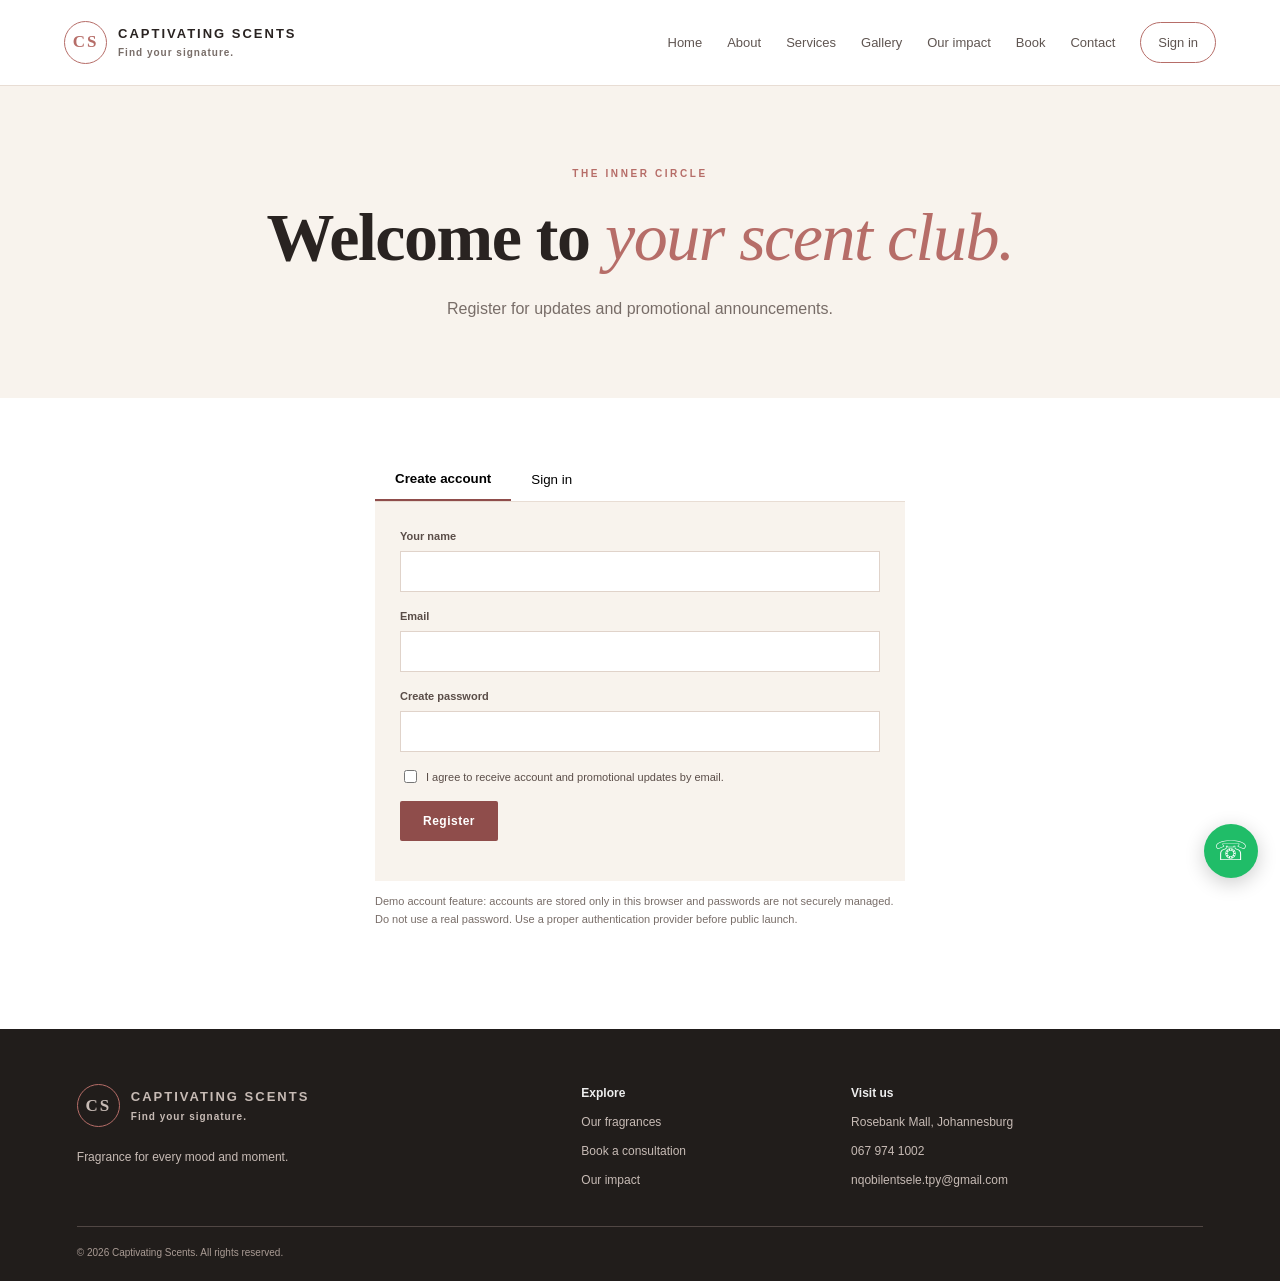
<file: account.html>
<!DOCTYPE html><html lang="en"><head><meta charset="UTF-8"><meta name="viewport" content="width=device-width, initial-scale=1"><title>Account | Captivating Scents</title><link rel="stylesheet" href="styles.css"></head><body><div id="shared-header"></div><main><section class="page-hero"><p class="eyebrow">THE INNER CIRCLE</p><h1>Welcome to <em>your scent club.</em></h1><p>Register for updates and promotional announcements.</p></section><section class="account-wrap wrap"><div class="account-tabs"><button class="tab active" data-tab="register">Create account</button><button class="tab" data-tab="login">Sign in</button></div><form id="register-form" class="data-form account-form"><label>Your name<input name="name" required></label><label>Email<input name="email" type="email" required></label><label>Create password<input name="password" type="password" minlength="8" required></label><label class="check"><input type="checkbox" name="consent" required> I agree to receive account and promotional updates by email.</label><button class="btn">Register</button><p class="form-status" aria-live="polite"></p></form><form id="login-form" class="data-form account-form hidden"><label>Email<input name="email" type="email" required></label><label>Password<input name="password" type="password" required></label><button class="btn">Sign in</button><p class="form-status" aria-live="polite"></p></form><p class="small muted">Demo account feature: accounts are stored only in this browser and passwords are not securely managed. Do not use a real password. Use a proper authentication provider before public launch.</p></section></main><div id="shared-footer"></div><script src="script.js"></script></body></html>
</file>
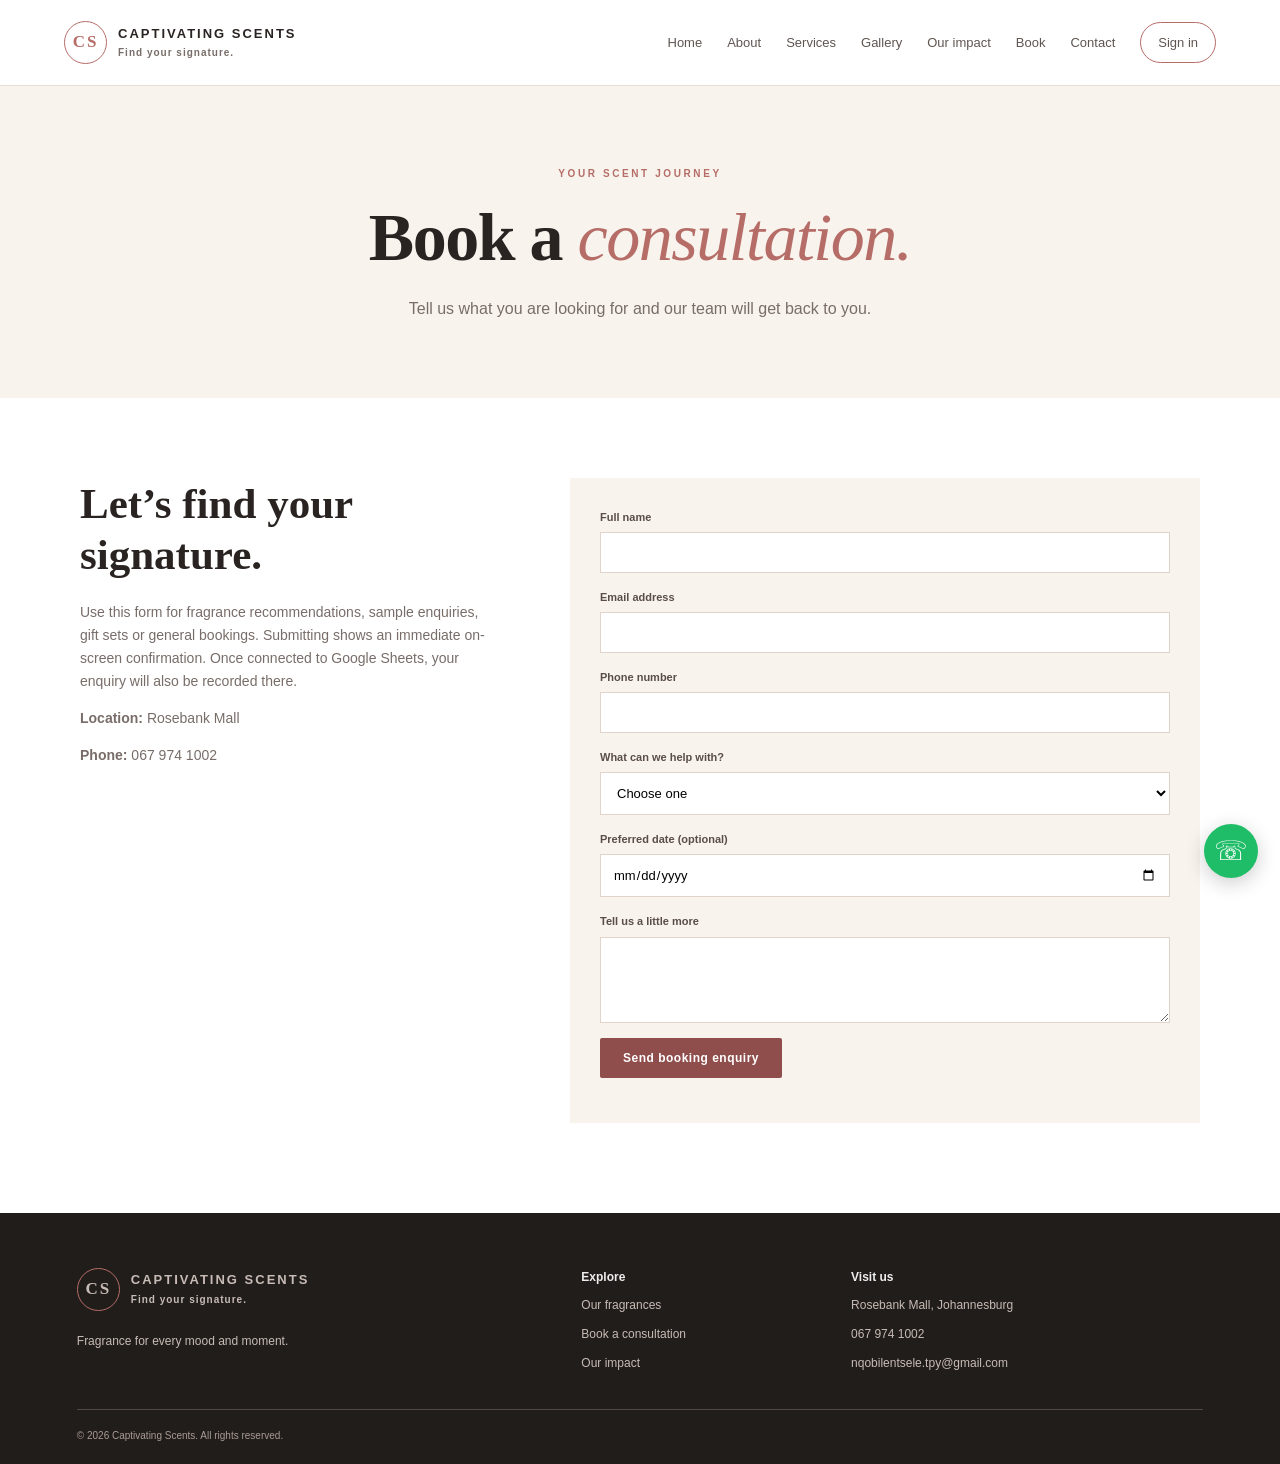
<file: booking.html>
<!DOCTYPE html><html lang="en"><head><meta charset="UTF-8"><meta name="viewport" content="width=device-width, initial-scale=1"><title>Book | Captivating Scents</title><link rel="stylesheet" href="styles.css"></head><body><div id="shared-header"></div><main><section class="page-hero"><p class="eyebrow">YOUR SCENT JOURNEY</p><h1>Book a <em>consultation.</em></h1><p>Tell us what you are looking for and our team will get back to you.</p></section><section class="form-layout wrap"><div><h2>Let’s find your signature.</h2><p>Use this form for fragrance recommendations, sample enquiries, gift sets or general bookings. Submitting shows an immediate on-screen confirmation. Once connected to Google Sheets, your enquiry will also be recorded there.</p><p><b>Location:</b> Rosebank Mall</p><p><b>Phone:</b> 067 974 1002</p></div><form class="data-form" data-form="Booking"><label>Full name<input name="name" required></label><label>Email address<input name="email" type="email" required></label><label>Phone number<input name="phone" type="tel" required></label><label>What can we help with?<select name="interest" required><option value="">Choose one</option><option>Designer fragrance</option><option>Pocket-sized perfume</option><option>Gift set</option><option>Samples and recommendations</option><option>Other</option></select></label><label>Preferred date (optional)<input name="date" type="date"></label><label>Tell us a little more<textarea name="message" rows="4"></textarea></label><button class="btn" type="submit">Send booking enquiry</button><p class="form-status" aria-live="polite"></p></form></section></main><div id="shared-footer"></div><script src="script.js"></script></body></html>
</file>
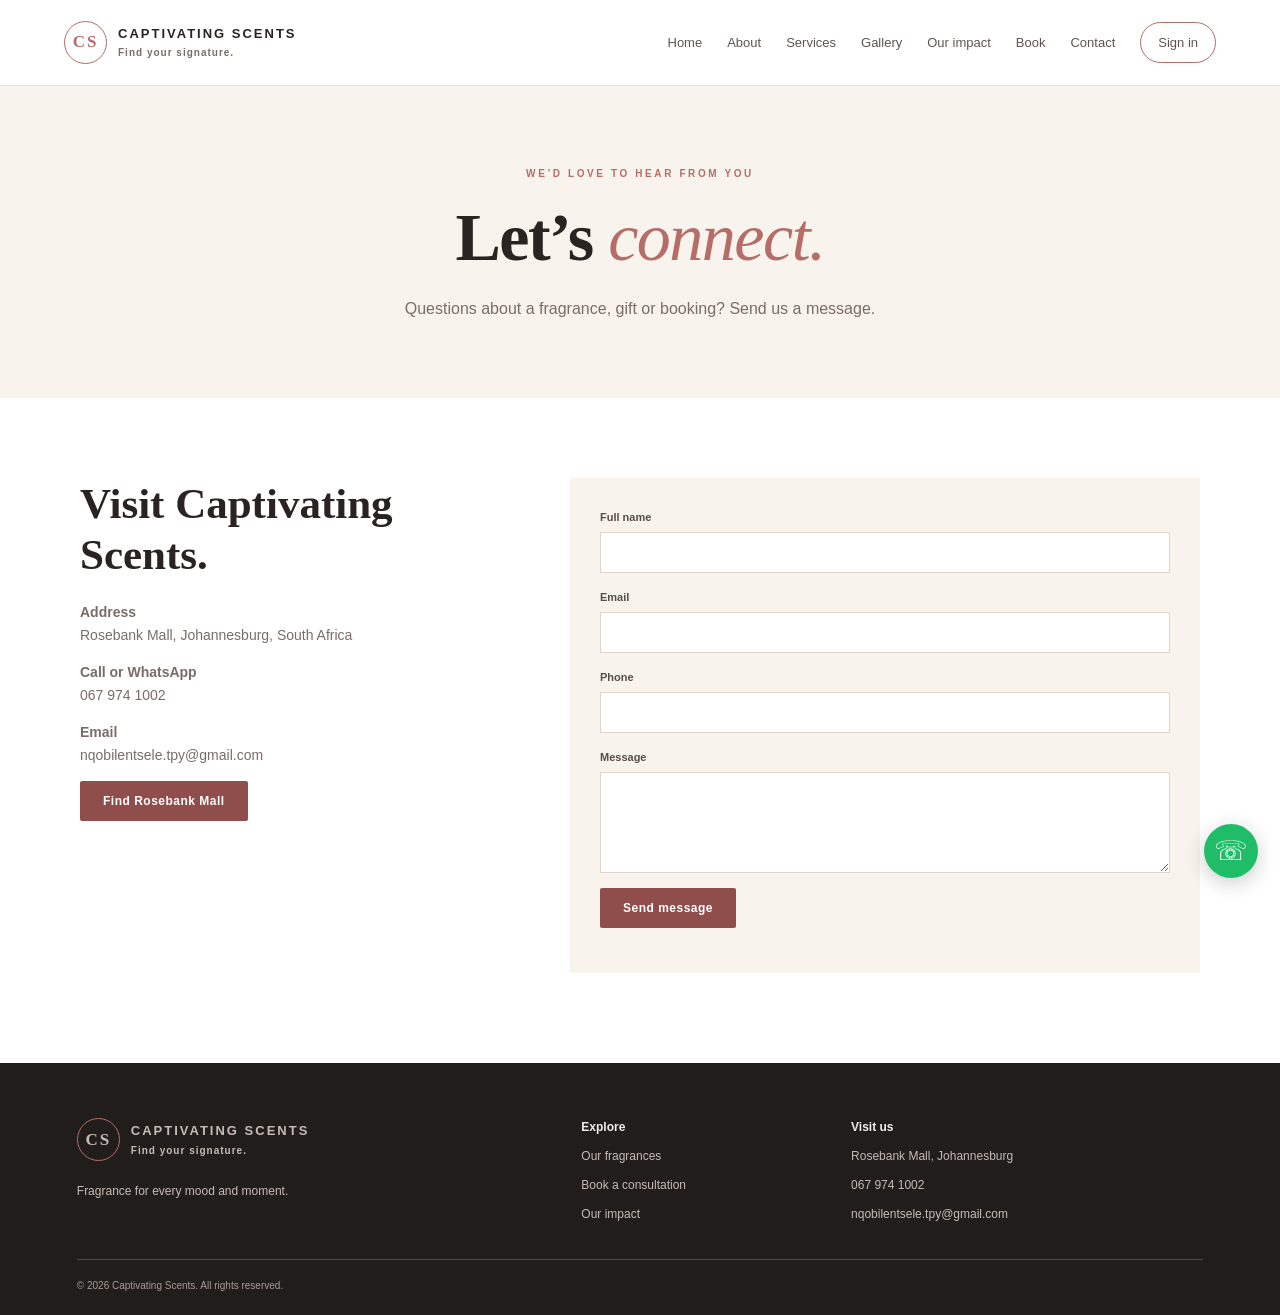
<file: contact.html>
<!DOCTYPE html><html lang="en"><head><meta charset="UTF-8"><meta name="viewport" content="width=device-width, initial-scale=1"><title>Contact | Captivating Scents</title><link rel="stylesheet" href="styles.css"></head><body><div id="shared-header"></div><main><section class="page-hero"><p class="eyebrow">WE’D LOVE TO HEAR FROM YOU</p><h1>Let’s <em>connect.</em></h1><p>Questions about a fragrance, gift or booking? Send us a message.</p></section><section class="form-layout wrap"><div class="contact-details"><h2>Visit Captivating Scents.</h2><p><b>Address</b><br>Rosebank Mall, Johannesburg, South Africa</p><p><b>Call or WhatsApp</b><br><a href="tel:0679741002">067 974 1002</a></p><p><b>Email</b><br><a href="mailto:nqobilentsele.tpy@gmail.com">nqobilentsele.tpy@gmail.com</a></p><a class="btn" target="_blank" rel="noopener" href="https://www.google.com/maps/search/?api=1&query=Rosebank+Mall+Johannesburg">Find Rosebank Mall</a></div><form class="data-form" data-form="Contact"><label>Full name<input name="name" required></label><label>Email<input name="email" type="email" required></label><label>Phone<input name="phone" type="tel"></label><label>Message<textarea name="message" rows="5" required></textarea></label><button class="btn" type="submit">Send message</button><p class="form-status" aria-live="polite"></p></form></section></main><div id="shared-footer"></div><script src="script.js"></script></body></html>
</file>
<file: styles.css>
:root{--ink:#292321;--muted:#786d68;--cream:#f8f3ed;--rose:#b66d68;--rose-dark:#8f4d4b;--line:#e8ddd4;--white:#fff;--serif:"Playfair Display",Georgia,serif;--sans:"DM Sans",Arial,sans-serif}*{box-sizing:border-box}html{scroll-behavior:smooth}body{margin:0;color:var(--ink);background:#fff;font-family:var(--sans);line-height:1.65}a{color:inherit;text-decoration:none}.site-header{height:auto;min-height:86px;padding:16px max(5vw,24px);display:flex;align-items:center;justify-content:space-between;border-bottom:1px solid var(--line);background:#fff;position:sticky;top:0;z-index:20}.brand{display:flex;align-items:center;gap:11px;font-size:13px;letter-spacing:2px;font-weight:600;line-height:1.2}.brand small{display:block;font-size:10px;letter-spacing:1px;color:var(--muted);margin-top:6px}.brand-mark{display:grid;place-items:center;width:43px;height:43px;border:1px solid var(--rose);border-radius:50%;font-family:var(--serif);font-size:17px;color:var(--rose)}.nav{display:flex;gap:25px;align-items:center;font-size:13px}.nav a{color:#5f5551}.nav a:hover,.nav .active{color:var(--rose-dark)}.nav-cta{border:1px solid var(--rose);padding:9px 17px;border-radius:30px}.menu-toggle{display:none;border:0;background:none;font-size:25px}.hero{display:grid;grid-template-columns:1fr 1fr;min-height:610px;background:var(--cream)}.hero-copy{padding:90px 8vw 65px 10vw;align-self:center}.eyebrow{font-size:10px;letter-spacing:2.6px;font-weight:700;color:var(--rose-dark);margin:0 0 17px}.hero h1,.page-hero h1{font:600 clamp(45px,6vw,78px)/1.1 var(--serif);margin:0 0 22px;letter-spacing:-1.5px}.hero h1 em,.page-hero h1 em{color:var(--rose);font-weight:500}.hero-copy>p:not(.eyebrow){max-width:450px;color:var(--muted);font-size:16px}.hero-actions{display:flex;align-items:center;gap:25px;flex-wrap:wrap;margin-top:30px}.btn{display:inline-block;background:var(--rose-dark);color:#fff;border:0;border-radius:2px;padding:13px 23px;font:600 12px var(--sans);letter-spacing:.5px;cursor:pointer;transition:.2s}.btn:hover{background:#713b3b;transform:translateY(-1px)}.text-link{font-size:12px;font-weight:700;border-bottom:1px solid var(--rose);padding-bottom:4px}.hero-note{margin-top:65px;color:var(--muted);font-size:11px;letter-spacing:.5px}.hero-note span{color:var(--rose);font-size:18px;margin-right:8px}.hero-image{position:relative;min-height:500px}.hero-image img{width:100%;height:100%;object-fit:cover;position:absolute}.image-tag{position:absolute;right:25px;bottom:25px;background:#fff;padding:13px 18px;font-size:9px;letter-spacing:2px}.stats{display:grid;grid-template-columns:repeat(4,1fr);padding:34px 0;border-bottom:1px solid var(--line);text-align:center}.stats div{display:flex;flex-direction:column;border-right:1px solid var(--line)}.stats div:last-child{border:0}.stats strong{font:600 29px var(--serif);color:var(--rose-dark)}.stats span{font-size:11px;color:var(--muted)}.wrap{width:min(1120px,90%);margin-inline:auto}.section{padding-top:90px;padding-bottom:85px}.section-heading{display:flex;justify-content:space-between;align-items:end;margin-bottom:30px}.section h2,.split-section h2,.form-layout h2,.donation-card h3{font:600 clamp(30px,4vw,43px)/1.2 var(--serif);margin:0 0 20px}.feature-grid{display:grid;grid-template-columns:repeat(3,1fr);gap:22px}.feature-card{display:block}.feature-card img{width:100%;height:320px;object-fit:cover;display:block;margin-bottom:20px;transition:.3s}.feature-card:hover img{filter:brightness(.92)}.feature-card span{font-size:9px;letter-spacing:1.8px;color:var(--rose-dark)}.feature-card h3{font:500 25px var(--serif);margin:7px 0}.quote-band{background:#8f4d4b;color:#fff;text-align:center;padding:65px 20px}.quote-band p{font:500 clamp(24px,3vw,37px) var(--serif);margin:0 0 10px}.quote-band span{font-size:10px;letter-spacing:2px}.testimonial-grid{display:grid;grid-template-columns:repeat(3,1fr);gap:20px}.testimonial{padding:25px;background:var(--cream)}.testimonial p{font:17px/1.6 var(--serif)}.testimonial b{font-size:10px;color:var(--muted)}.stars{color:var(--rose);letter-spacing:3px}.muted,.small{color:var(--muted)}.small{font-size:11px}.newsletter{background:#292321;color:#fff;padding:55px max(5vw,24px);display:flex;align-items:center;justify-content:space-between;gap:20px}.newsletter h2{font:500 34px var(--serif);margin:0}.newsletter p:not(.eyebrow){color:#d5c8c1;font-size:13px}.eyebrow{color:var(--rose)}.btn-light{background:#fff;color:#4a3330}.footer{background:#211d1b;color:#eee;padding:55px 6vw 20px;display:grid;grid-template-columns:2fr 1fr 1.5fr;gap:35px;font-size:12px}.footer>div:not(.copyright){display:flex;flex-direction:column;gap:9px}.footer p,.footer a,.footer span{color:#c7bbb5}.brand-light{color:#fff}.brand-light small{color:#c7bbb5}.copyright{grid-column:1/-1;border-top:1px solid #514744;padding-top:18px;color:#a99b94;font-size:10px}.whatsapp{position:fixed;right:22px;bottom:22px;width:54px;height:54px;border-radius:50%;background:#20bd68;color:#fff;display:grid;place-items:center;font-size:27px;box-shadow:0 5px 20px #0003;z-index:30}.page-hero{text-align:center;background:var(--cream);padding:80px 20px 75px}.page-hero h1{font-size:clamp(42px,6vw,68px)}.page-hero p:not(.eyebrow){max-width:610px;margin:0 auto;color:var(--muted)}.split-section{display:grid;grid-template-columns:1fr 1fr;gap:65px;align-items:center;padding-top:85px;padding-bottom:85px}.split-section img{width:100%;height:430px;object-fit:cover}.split-section p{color:var(--muted)}.split-section .btn{margin-top:15px}.search{display:block;width:min(540px,90%);margin:30px auto 0;padding:15px 18px;border:1px solid var(--line);font:14px var(--sans);background:#fff}.product-grid{display:grid;grid-template-columns:repeat(3,1fr);gap:18px}.product-card{border:1px solid var(--line);padding:22px;background:#fff;display:flex;flex-direction:column;min-height:190px}.product-card .category{font-size:9px;letter-spacing:1.6px;color:var(--rose-dark)}.product-card h3{font:500 21px var(--serif);margin:8px 0}.product-card p{font-size:12px;color:var(--muted);margin:0 0 14px}.product-card strong{margin-top:auto;font-size:14px}.product-card button{margin-top:14px;align-self:flex-start;background:none;border:0;border-bottom:1px solid var(--rose);padding:0 0 4px;font-size:11px;cursor:pointer}.gallery{padding-top:65px;padding-bottom:15px;display:grid;grid-template-columns:repeat(3,1fr);gap:15px}.gallery img{width:100%;height:290px;object-fit:cover}.form-layout{display:grid;grid-template-columns:.8fr 1.2fr;gap:70px;padding-top:80px;padding-bottom:90px}.form-layout p{color:var(--muted);font-size:14px}.data-form{background:var(--cream);padding:30px;display:flex;flex-direction:column;gap:15px}.data-form label{font-size:11px;font-weight:700;color:#5a4d48;display:flex;flex-direction:column;gap:6px}.data-form input,.data-form textarea,.data-form select{border:1px solid #e0d3ca;background:#fff;padding:12px;font:13px var(--sans);width:100%;border-radius:0}.data-form textarea{resize:vertical}.data-form button{align-self:flex-start}.form-status{font-size:12px;color:#326e4c;margin:0}.account-wrap{max-width:530px;padding-top:60px;padding-bottom:90px}.account-tabs{display:flex;border-bottom:1px solid var(--line)}.tab{padding:13px 20px;border:0;background:none;cursor:pointer}.tab.active{border-bottom:2px solid var(--rose-dark);font-weight:700}.account-form{padding:25px}.account-form .check{display:flex;flex-direction:row;align-items:center;font-weight:400}.account-form .check input{width:auto}.hidden{display:none}.donation-card{background:var(--cream);padding:40px;display:flex;align-items:center;justify-content:space-between;gap:30px}.donation-card p{max-width:650px;color:var(--muted)}.donation-icon{font:100px var(--serif);color:var(--rose)}@media(max-width:900px){.nav{gap:13px;font-size:11px}.hero-copy{padding:65px 6vw}.split-section{gap:35px}.feature-card img{height:260px}}@media(max-width:700px){.site-header{min-height:72px}.menu-toggle{display:block}.nav{display:none;position:absolute;top:71px;left:0;right:0;background:#fff;padding:20px 7%;flex-direction:column;align-items:flex-start;box-shadow:0 10px 20px #0001}.nav.open{display:flex}.hero{grid-template-columns:1fr}.hero-copy{padding:65px 7% 45px}.hero-image{min-height:330px}.hero-note{margin-top:35px}.stats{grid-template-columns:repeat(2,1fr);row-gap:20px}.stats div:nth-child(2){border:0}.section{padding-top:65px;padding-bottom:60px}.section-heading{align-items:start;gap:15px;flex-direction:column}.feature-grid,.testimonial-grid,.product-grid{grid-template-columns:1fr 1fr}.feature-card img{height:230px}.newsletter{align-items:flex-start;flex-direction:column}.footer{grid-template-columns:1fr 1fr}.footer>div:first-child{grid-column:1/-1}.split-section,.form-layout{grid-template-columns:1fr;gap:28px;padding-top:55px;padding-bottom:55px}.split-section img{height:300px}.gallery{grid-template-columns:1fr 1fr}.gallery img{height:220px}.donation-card{padding:25px}.donation-icon{font-size:65px}}@media(max-width:430px){.feature-grid,.testimonial-grid,.product-grid{grid-template-columns:1fr}.feature-card img{height:290px}.footer{grid-template-columns:1fr}.footer>div:first-child{grid-column:auto}.copyright{grid-column:auto}.gallery img{height:170px}.page-hero{padding:60px 18px}.data-form{padding:20px}}
</file>
